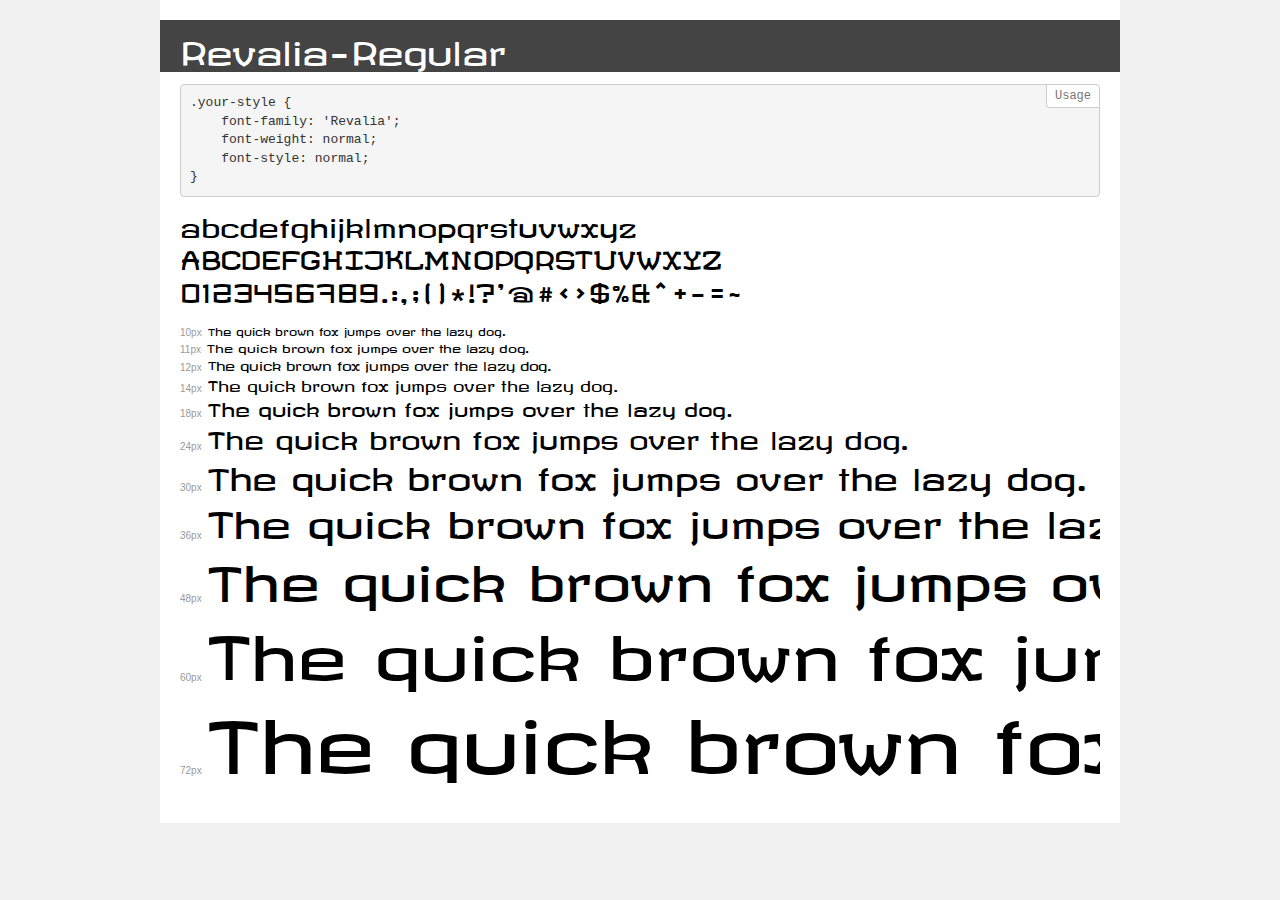
<file: font/Revalia/demo.html>
<!DOCTYPE html>
<html>
<head>
    <meta charset="utf-8">
    <meta http-equiv="X-UA-Compatible" content="IE=edge">
    <meta name="viewport" content="width=device-width, initial-scale=1">
    <meta name="robots" content="noindex, noarchive">
    <meta name="format-detection" content="telephone=no">
    <title>Transfonter demo</title>
    <link href="stylesheet.css" rel="stylesheet">
    <style>
        /*
        http://meyerweb.com/eric/tools/css/reset/
        v2.0 | 20110126
        License: none (public domain)
        */
        html, body, div, span, applet, object, iframe,
        h1, h2, h3, h4, h5, h6, p, blockquote, pre,
        a, abbr, acronym, address, big, cite, code,
        del, dfn, em, img, ins, kbd, q, s, samp,
        small, strike, strong, sub, sup, tt, var,
        b, u, i, center,
        dl, dt, dd, ol, ul, li,
        fieldset, form, label, legend,
        table, caption, tbody, tfoot, thead, tr, th, td,
        article, aside, canvas, details, embed,
        figure, figcaption, footer, header, hgroup,
        menu, nav, output, ruby, section, summary,
        time, mark, audio, video {
            margin: 0;
            padding: 0;
            border: 0;
            font-size: 100%;
            font: inherit;
            vertical-align: baseline;
        }
        /* HTML5 display-role reset for older browsers */
        article, aside, details, figcaption, figure,
        footer, header, hgroup, menu, nav, section {
            display: block;
        }
        body {
            line-height: 1;
        }
        ol, ul {
            list-style: none;
        }
        blockquote, q {
            quotes: none;
        }
        blockquote:before, blockquote:after,
        q:before, q:after {
            content: '';
            content: none;
        }
        table {
            border-collapse: collapse;
            border-spacing: 0;
        }
        /* common styles */
        body {
            background: #f1f1f1;
            color: #000;
        }
        .page {
            background: #fff;
            width: 920px;
            margin: 0 auto;
            padding: 20px 20px 0 20px;
            overflow: hidden;
        }
        .font-container {
            overflow-x: auto;
            overflow-y: hidden;
            margin-bottom: 40px;
            line-height: 1.3;
            white-space: nowrap;
            padding-bottom: 5px;
        }
        h1 {
            position: relative;
            background: #444;
            font-size: 32px;
            color: #fff;
            padding: 10px 20px;
            margin: 0 -20px 12px -20px;
        }
        .letters {
            font-size: 25px;
            margin-bottom: 20px;
        }
        .s10:before {
            content: '10px';
        }
        .s11:before {
            content: '11px';
        }
        .s12:before {
            content: '12px';
        }
        .s14:before {
            content: '14px';
        }
        .s18:before {
            content: '18px';
        }
        .s24:before {
            content: '24px';
        }
        .s30:before {
            content: '30px';
        }
        .s36:before {
            content: '36px';
        }
        .s48:before {
            content: '48px';
        }
        .s60:before {
            content: '60px';
        }
        .s72:before {
            content: '72px';
        }
        .s10:before, .s11:before, .s12:before, .s14:before,
        .s18:before, .s24:before, .s30:before, .s36:before,
        .s48:before, .s60:before, .s72:before {
            font-family: Arial, sans-serif;
            font-size: 10px;
            font-weight: normal;
            font-style: normal;
            color: #999;
            padding-right: 6px;
        }
        pre {
            display: block;
            position: relative;
            padding: 9px;
            margin: 0 0 10px;
            font-family: Monaco, Menlo, Consolas, "Courier New", monospace !important;
            font-size: 13px;
            line-height: 1.428571429;
            color: #333;
            font-weight: normal !important;
            font-style: normal !important;
            background-color: #f5f5f5;
            border: 1px solid #ccc;
            overflow-x: auto;
            border-radius: 4px;
        }
        pre:after {
            display: block;
            position: absolute;
            right: 0;
            top: 0;
            content: 'Usage';
            line-height: 1;
            padding: 5px 8px;
            font-size: 12px;
            color: #767676;
            background-color: #fff;
            border: 1px solid #ccc;
            border-right: none;
            border-top: none;
            border-radius: 0 4px 0 4px;
            z-index: 10;
        }
        /* responsive */
        @media (max-width: 959px) {
            .page {
                width: auto;
                margin: 0;
            }
        }
    </style>
</head>
<body>
<div class="page">
    <div class="demo" style="font-family: 'Revalia'; font-weight: normal; font-style: normal;">
        <h1>Revalia-Regular</h1>
        <pre>.your-style {
    font-family: 'Revalia';
    font-weight: normal;
    font-style: normal;
}</pre>
        <div class="font-container">
            <p class="letters">
                abcdefghijklmnopqrstuvwxyz<br>
ABCDEFGHIJKLMNOPQRSTUVWXYZ<br>
                0123456789.:,;()*!?'@#<>$%&^+-=~
            </p>
            <p class="s10" style="font-size: 10px;">The quick brown fox jumps over the lazy dog.</p>
            <p class="s11" style="font-size: 11px;">The quick brown fox jumps over the lazy dog.</p>
            <p class="s12" style="font-size: 12px;">The quick brown fox jumps over the lazy dog.</p>
            <p class="s14" style="font-size: 14px;">The quick brown fox jumps over the lazy dog.</p>
            <p class="s18" style="font-size: 18px;">The quick brown fox jumps over the lazy dog.</p>
            <p class="s24" style="font-size: 24px;">The quick brown fox jumps over the lazy dog.</p>
            <p class="s30" style="font-size: 30px;">The quick brown fox jumps over the lazy dog.</p>
            <p class="s36" style="font-size: 36px;">The quick brown fox jumps over the lazy dog.</p>
            <p class="s48" style="font-size: 48px;">The quick brown fox jumps over the lazy dog.</p>
            <p class="s60" style="font-size: 60px;">The quick brown fox jumps over the lazy dog.</p>
            <p class="s72" style="font-size: 72px;">The quick brown fox jumps over the lazy dog.</p>
        </div>
    </div>
</div>
</body>
</html>
</file>
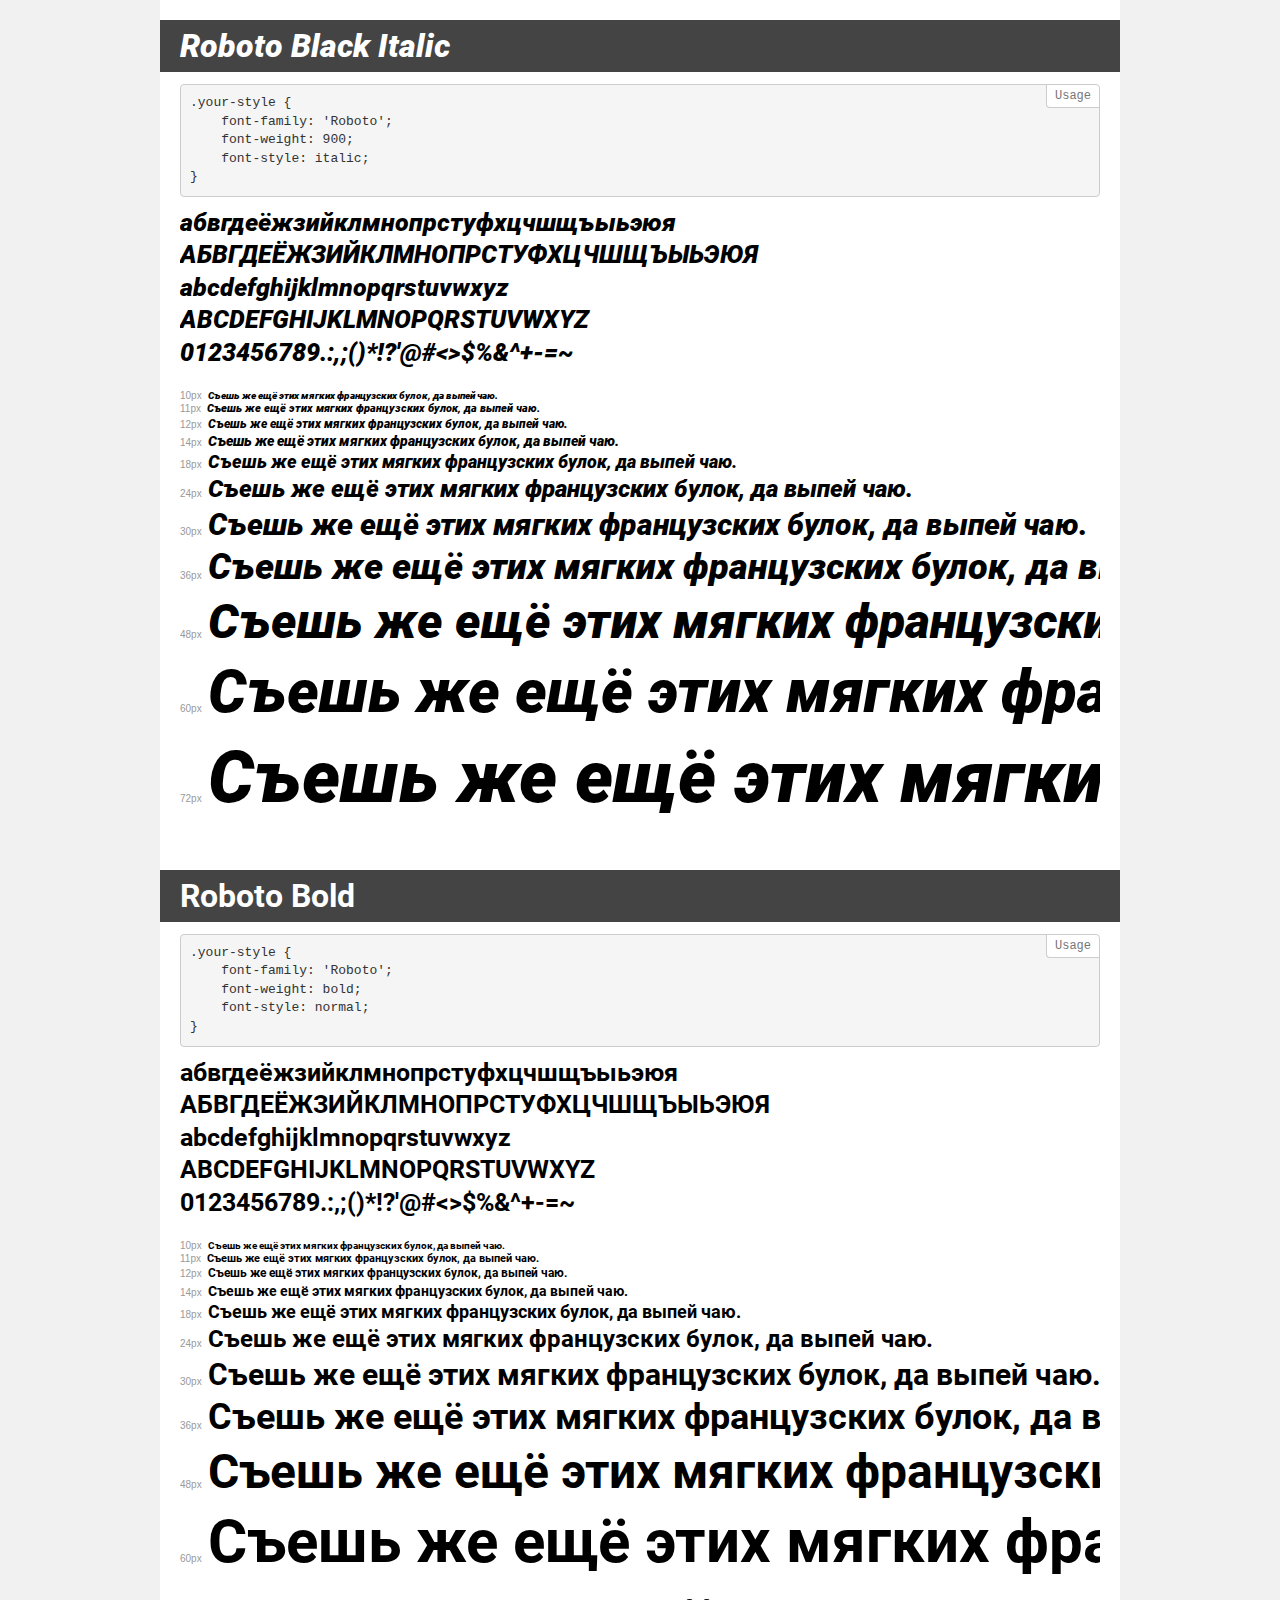
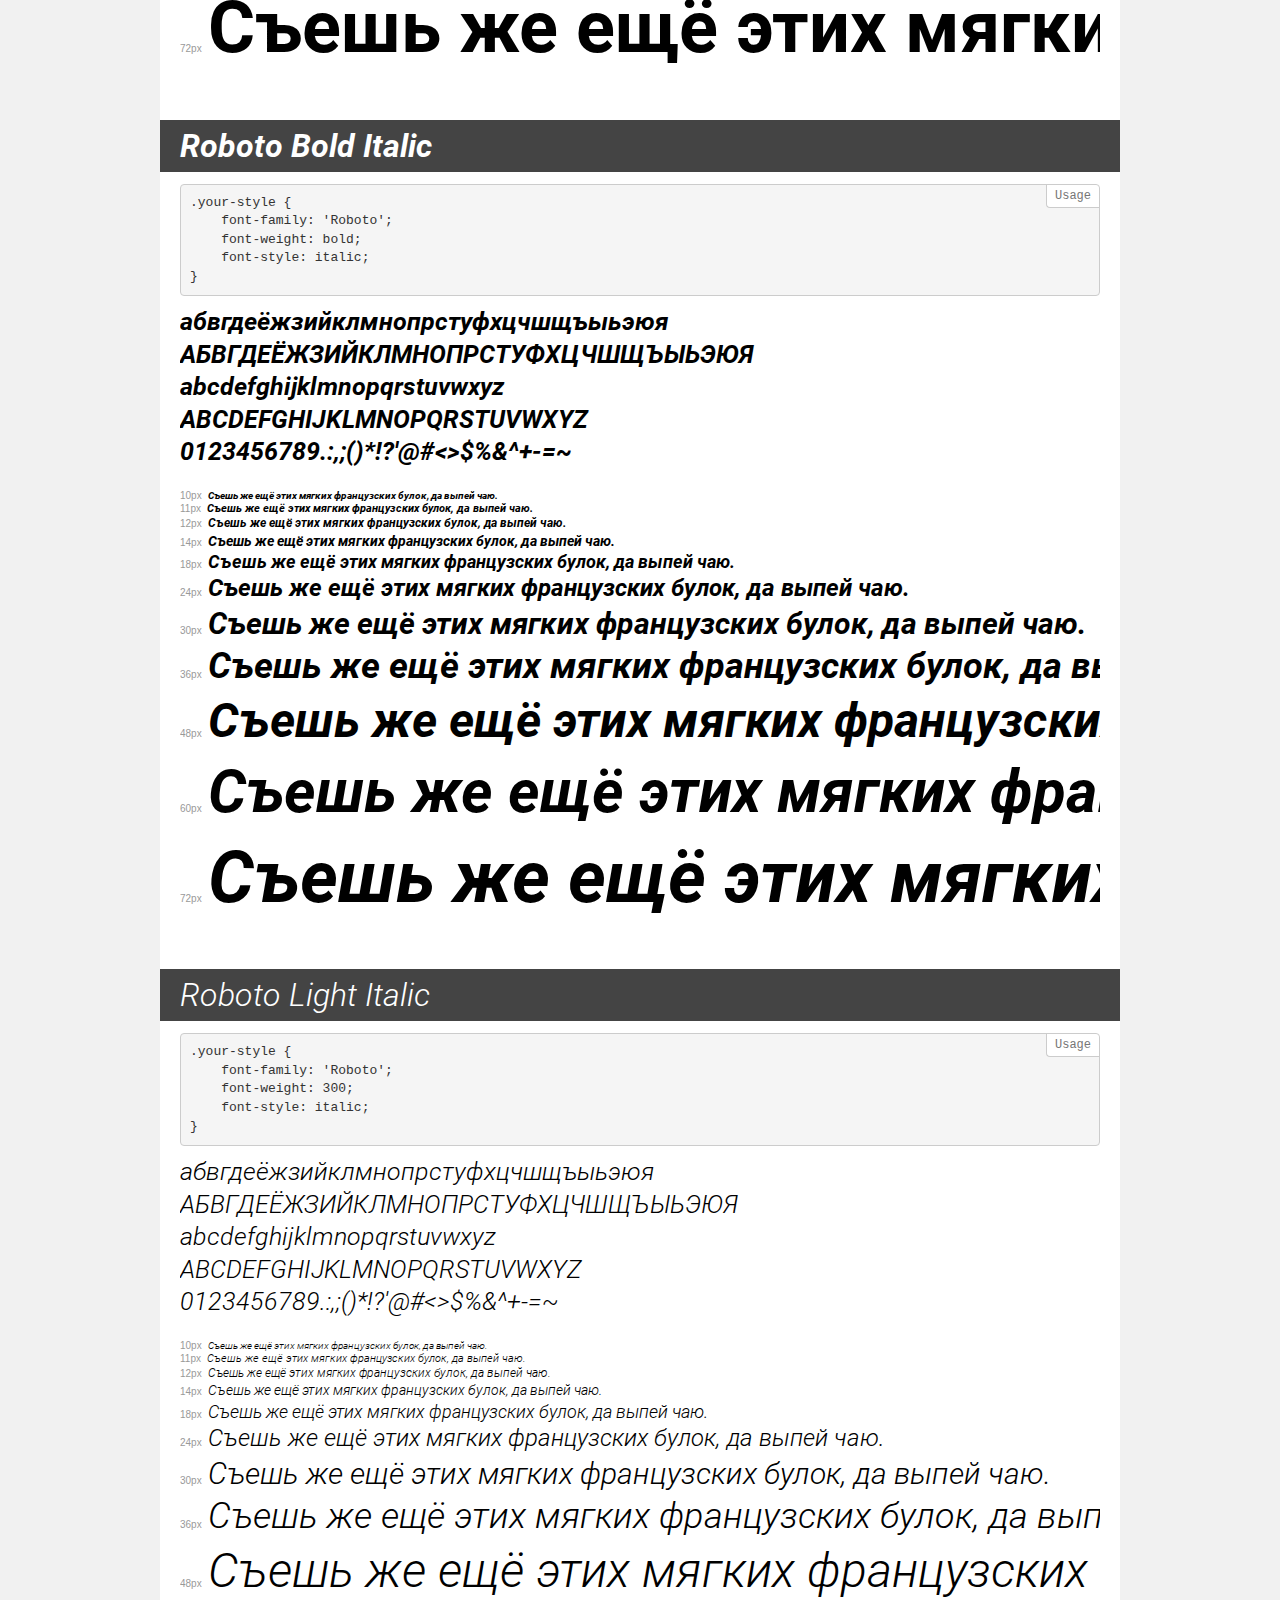
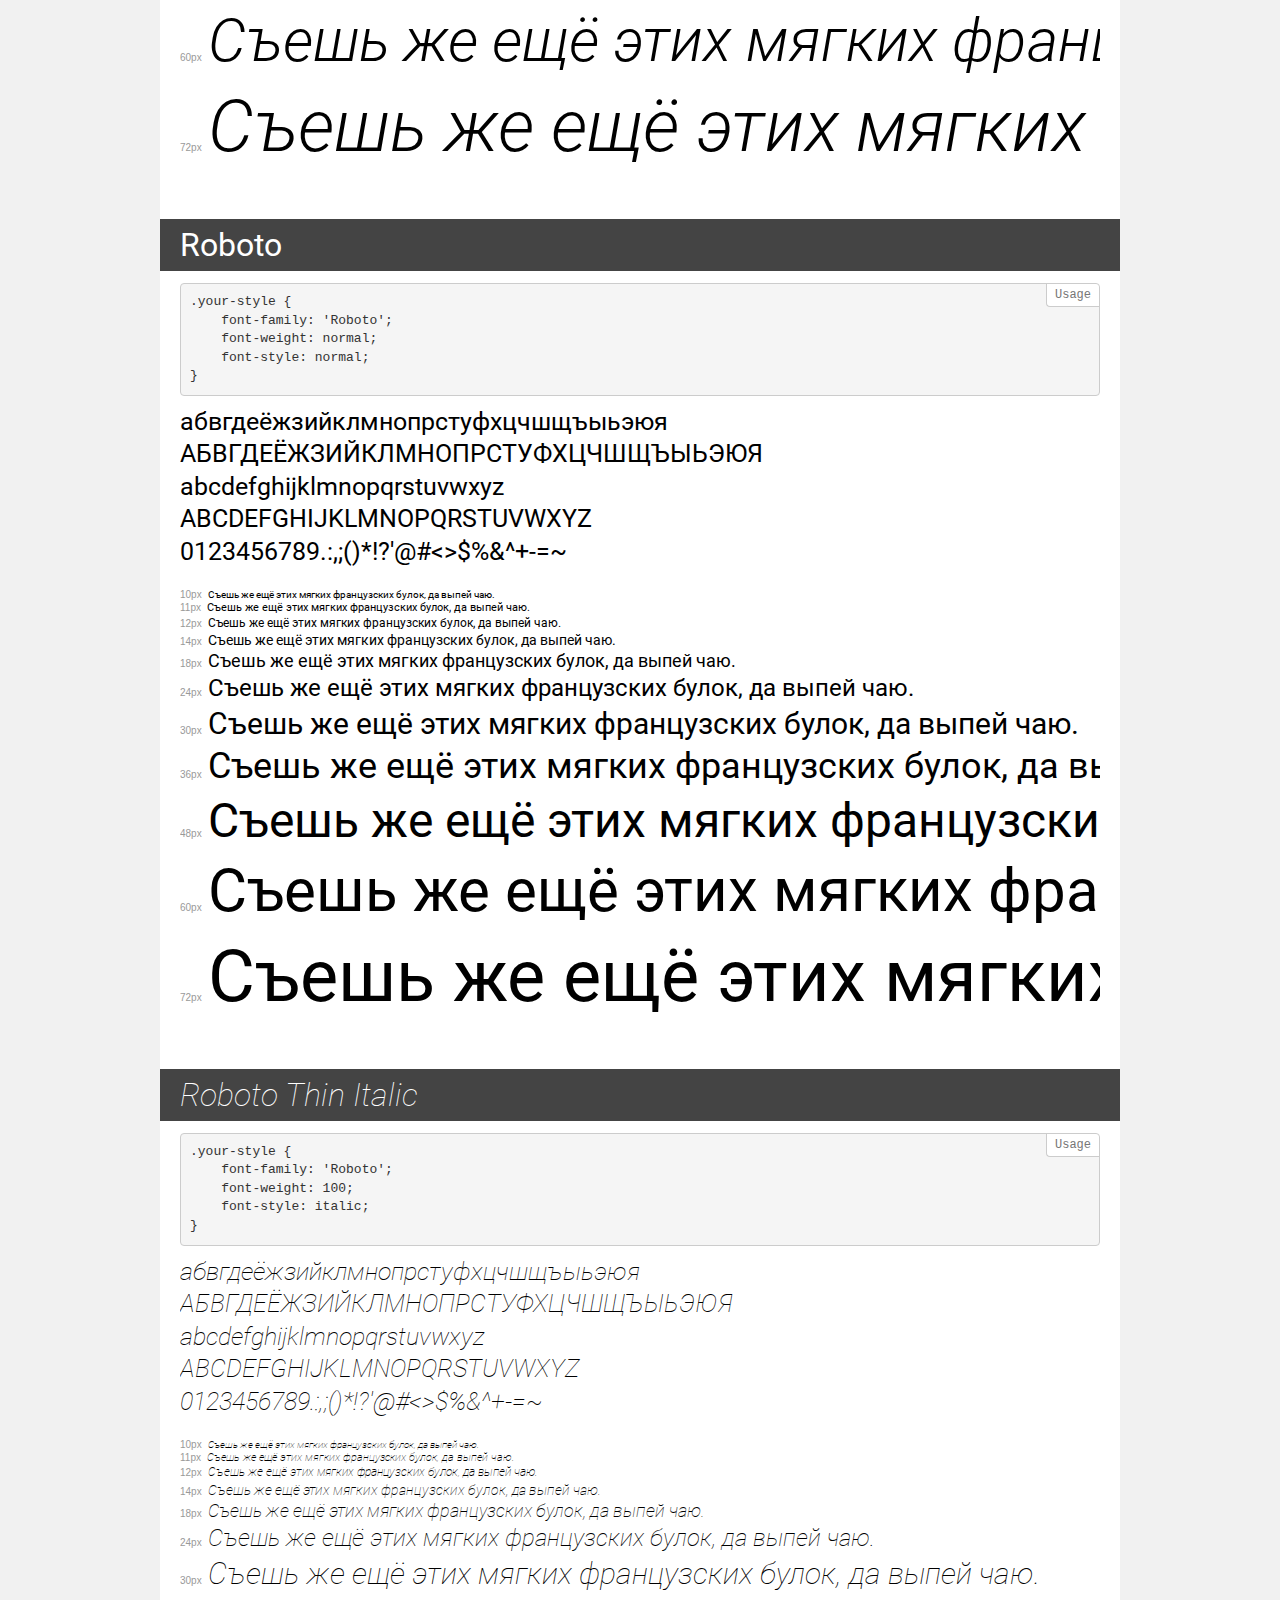
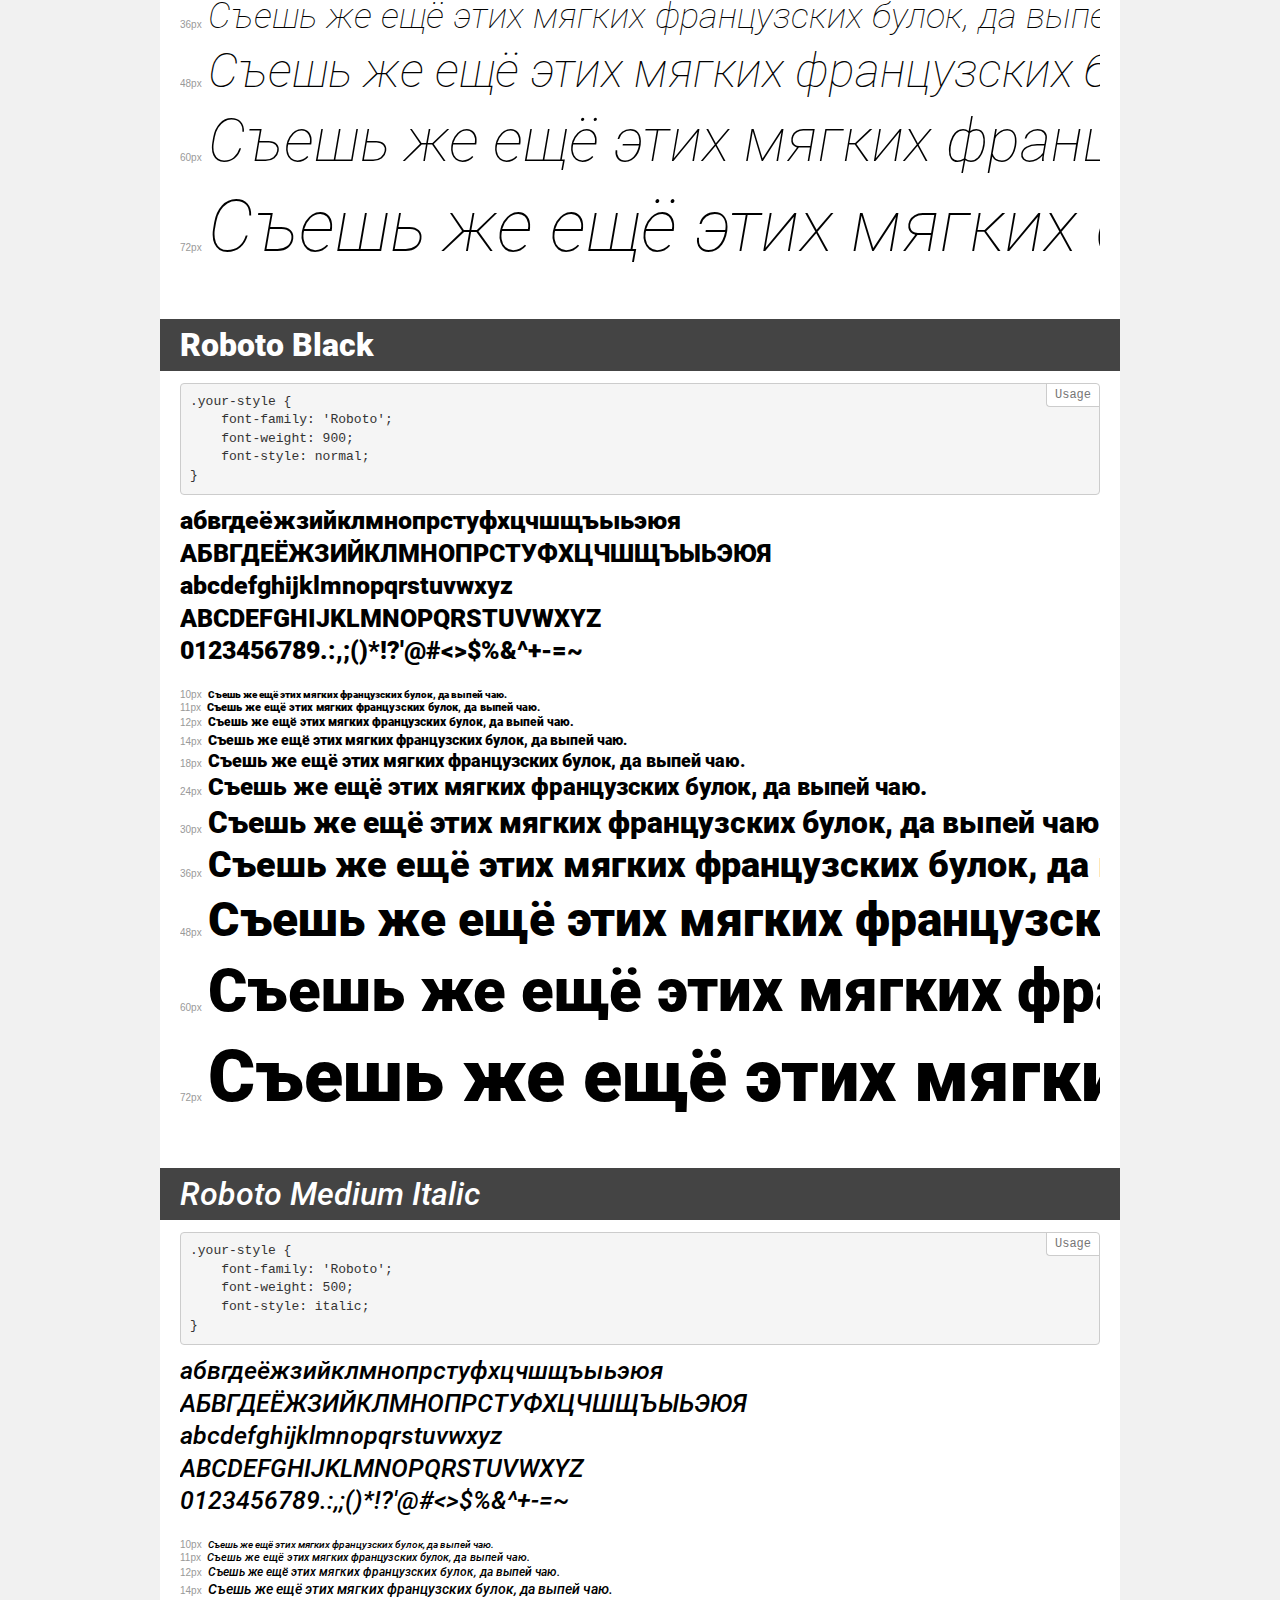
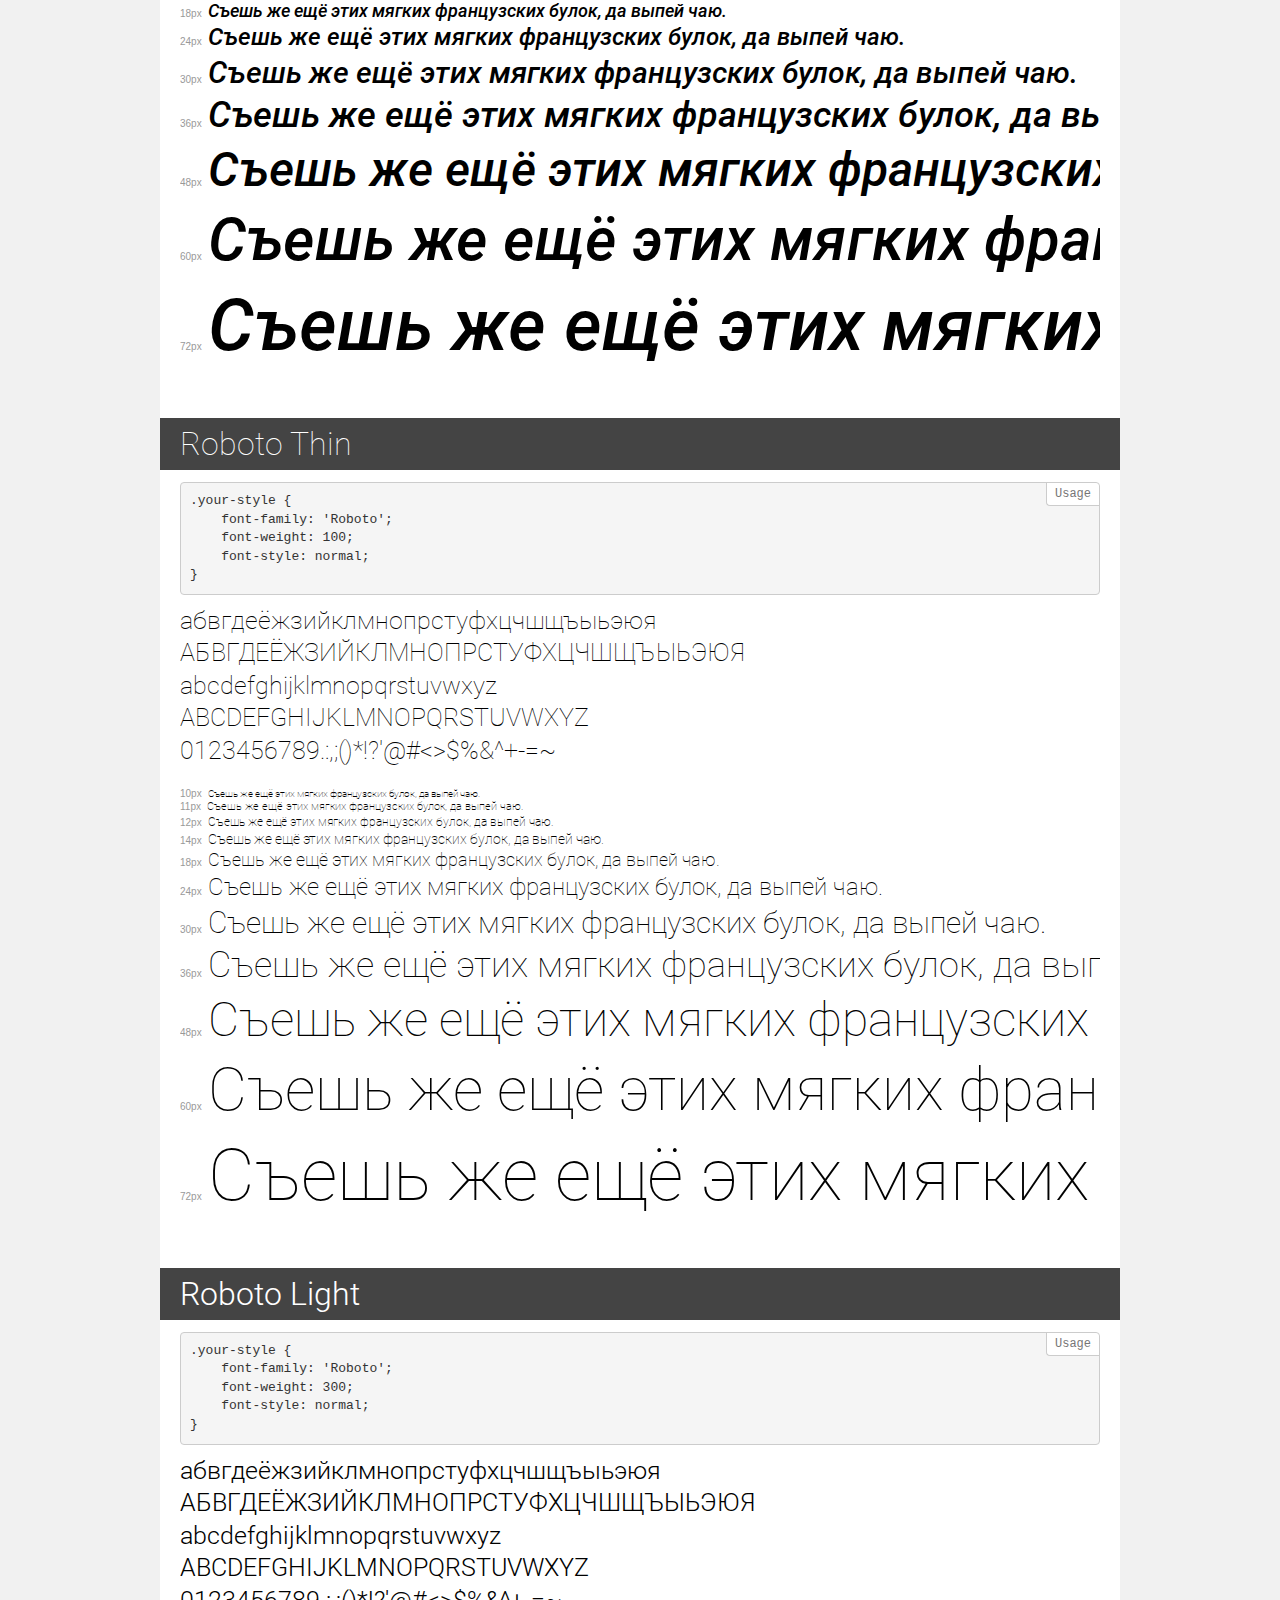
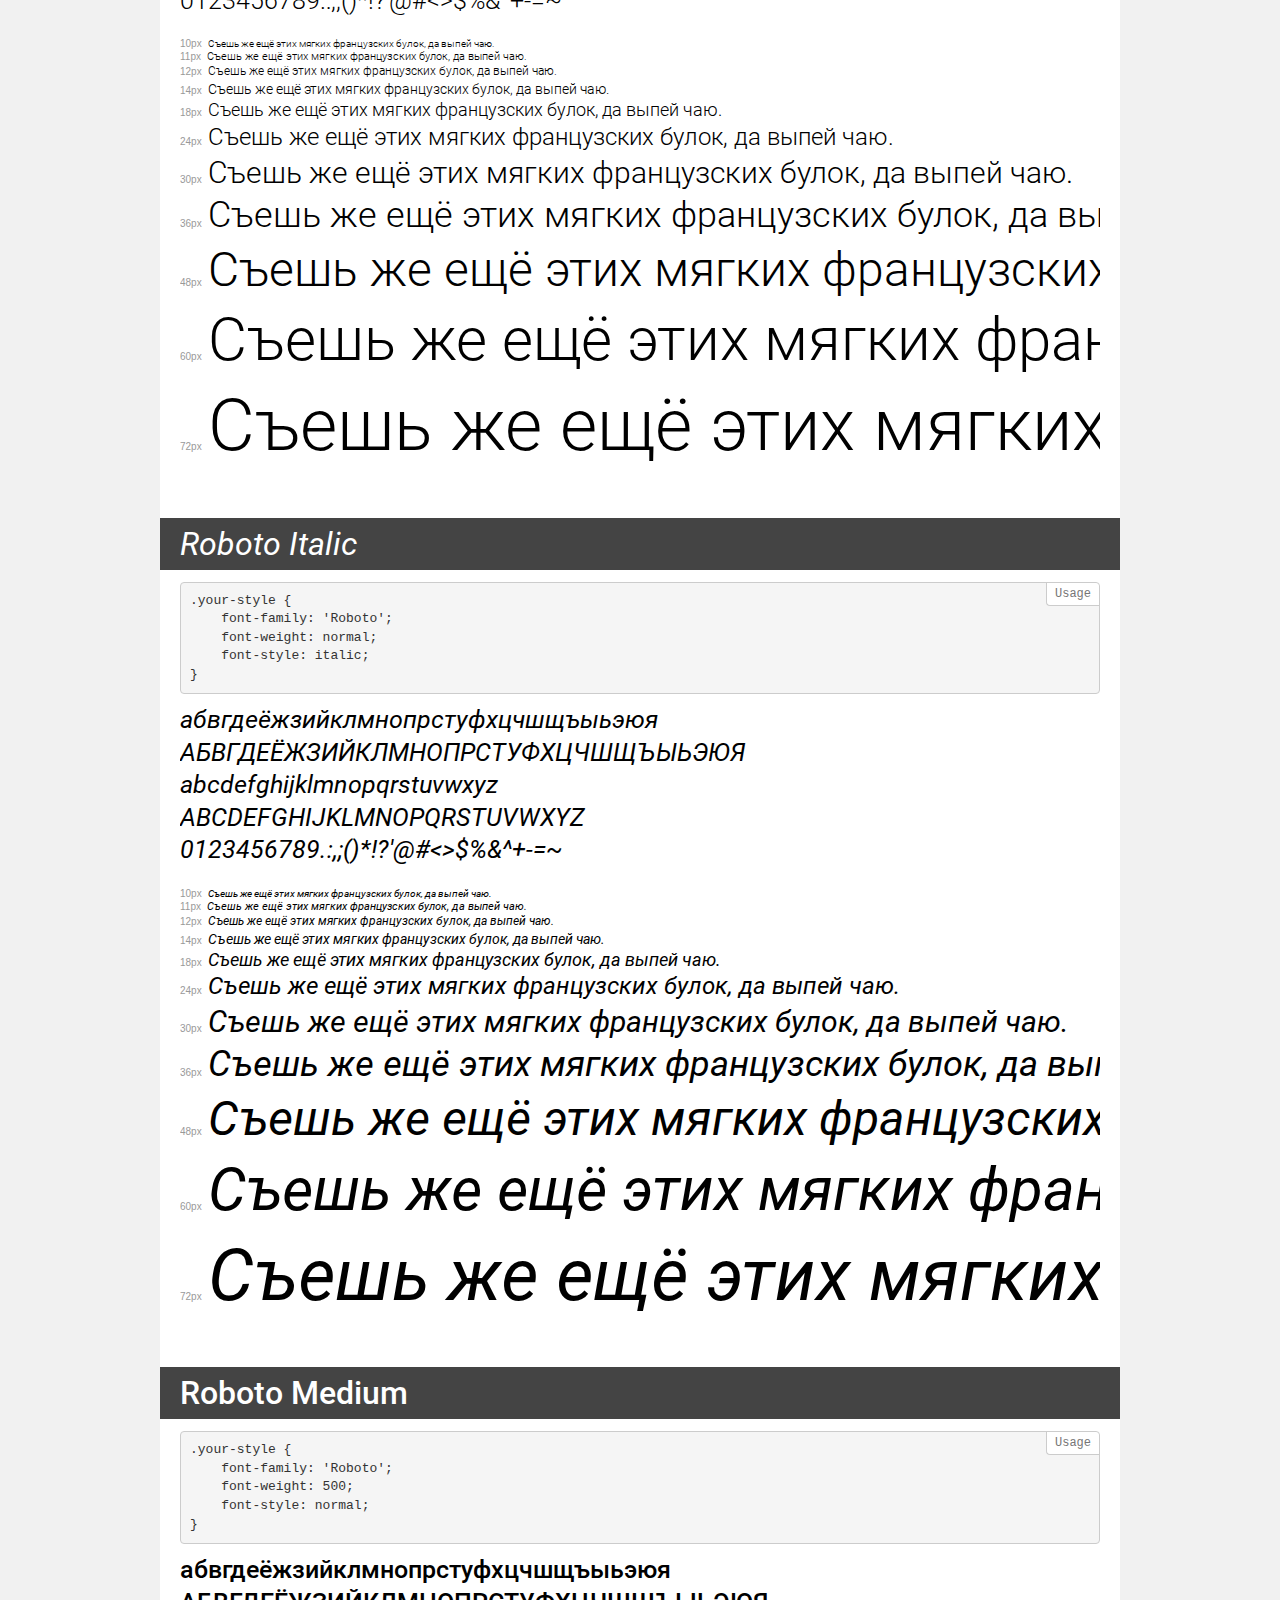
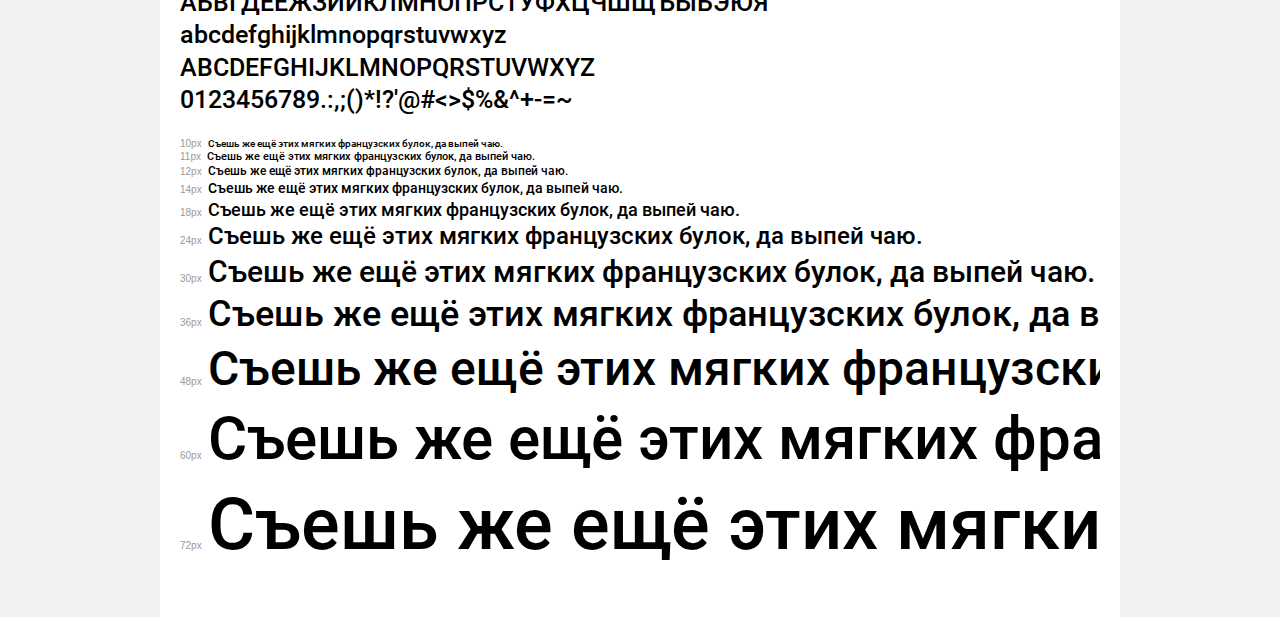
<file: font/ROBOTO/demo.html>
<!DOCTYPE html>
<html>
<head>
    <meta charset="utf-8">
    <meta http-equiv="X-UA-Compatible" content="IE=edge">
    <meta name="viewport" content="width=device-width, initial-scale=1">
    <meta name="robots" content="noindex, noarchive">
    <meta name="format-detection" content="telephone=no">
    <title>Transfonter demo</title>
    <link href="stylesheet.css" rel="stylesheet">
    <style>
        /*
        http://meyerweb.com/eric/tools/css/reset/
        v2.0 | 20110126
        License: none (public domain)
        */
        html, body, div, span, applet, object, iframe,
        h1, h2, h3, h4, h5, h6, p, blockquote, pre,
        a, abbr, acronym, address, big, cite, code,
        del, dfn, em, img, ins, kbd, q, s, samp,
        small, strike, strong, sub, sup, tt, var,
        b, u, i, center,
        dl, dt, dd, ol, ul, li,
        fieldset, form, label, legend,
        table, caption, tbody, tfoot, thead, tr, th, td,
        article, aside, canvas, details, embed,
        figure, figcaption, footer, header, hgroup,
        menu, nav, output, ruby, section, summary,
        time, mark, audio, video {
            margin: 0;
            padding: 0;
            border: 0;
            font-size: 100%;
            font: inherit;
            vertical-align: baseline;
        }
        /* HTML5 display-role reset for older browsers */
        article, aside, details, figcaption, figure,
        footer, header, hgroup, menu, nav, section {
            display: block;
        }
        body {
            line-height: 1;
        }
        ol, ul {
            list-style: none;
        }
        blockquote, q {
            quotes: none;
        }
        blockquote:before, blockquote:after,
        q:before, q:after {
            content: '';
            content: none;
        }
        table {
            border-collapse: collapse;
            border-spacing: 0;
        }
        /* common styles */
        body {
            background: #f1f1f1;
            color: #000;
        }
        .page {
            background: #fff;
            width: 920px;
            margin: 0 auto;
            padding: 20px 20px 0 20px;
            overflow: hidden;
        }
        .font-container {
            overflow-x: auto;
            overflow-y: hidden;
            margin-bottom: 40px;
            line-height: 1.3;
            white-space: nowrap;
            padding-bottom: 5px;
        }
        h1 {
            position: relative;
            background: #444;
            font-size: 32px;
            color: #fff;
            padding: 10px 20px;
            margin: 0 -20px 12px -20px;
        }
        .letters {
            font-size: 25px;
            margin-bottom: 20px;
        }
        .s10:before {
            content: '10px';
        }
        .s11:before {
            content: '11px';
        }
        .s12:before {
            content: '12px';
        }
        .s14:before {
            content: '14px';
        }
        .s18:before {
            content: '18px';
        }
        .s24:before {
            content: '24px';
        }
        .s30:before {
            content: '30px';
        }
        .s36:before {
            content: '36px';
        }
        .s48:before {
            content: '48px';
        }
        .s60:before {
            content: '60px';
        }
        .s72:before {
            content: '72px';
        }
        .s10:before, .s11:before, .s12:before, .s14:before,
        .s18:before, .s24:before, .s30:before, .s36:before,
        .s48:before, .s60:before, .s72:before {
            font-family: Arial, sans-serif;
            font-size: 10px;
            font-weight: normal;
            font-style: normal;
            color: #999;
            padding-right: 6px;
        }
        pre {
            display: block;
            position: relative;
            padding: 9px;
            margin: 0 0 10px;
            font-family: Monaco, Menlo, Consolas, "Courier New", monospace !important;
            font-size: 13px;
            line-height: 1.428571429;
            color: #333;
            font-weight: normal !important;
            font-style: normal !important;
            background-color: #f5f5f5;
            border: 1px solid #ccc;
            overflow-x: auto;
            border-radius: 4px;
        }
        pre:after {
            display: block;
            position: absolute;
            right: 0;
            top: 0;
            content: 'Usage';
            line-height: 1;
            padding: 5px 8px;
            font-size: 12px;
            color: #767676;
            background-color: #fff;
            border: 1px solid #ccc;
            border-right: none;
            border-top: none;
            border-radius: 0 4px 0 4px;
            z-index: 10;
        }
        /* responsive */
        @media (max-width: 959px) {
            .page {
                width: auto;
                margin: 0;
            }
        }
    </style>
</head>
<body>
<div class="page">
    <div class="demo" style="font-family: 'Roboto'; font-weight: 900; font-style: italic;">
        <h1>Roboto Black Italic</h1>
        <pre>.your-style {
    font-family: 'Roboto';
    font-weight: 900;
    font-style: italic;
}</pre>
        <div class="font-container">
            <p class="letters">
                абвгдеёжзийклмнопрстуфхцчшщъыьэюя<br>
АБВГДЕЁЖЗИЙКЛМНОПРСТУФХЦЧШЩЪЫЬЭЮЯ<br>
abcdefghijklmnopqrstuvwxyz<br>
ABCDEFGHIJKLMNOPQRSTUVWXYZ<br>
                0123456789.:,;()*!?'@#<>$%&^+-=~
            </p>
            <p class="s10" style="font-size: 10px;">Съешь же ещё этих мягких французских булок, да выпей чаю.</p>
            <p class="s11" style="font-size: 11px;">Съешь же ещё этих мягких французских булок, да выпей чаю.</p>
            <p class="s12" style="font-size: 12px;">Съешь же ещё этих мягких французских булок, да выпей чаю.</p>
            <p class="s14" style="font-size: 14px;">Съешь же ещё этих мягких французских булок, да выпей чаю.</p>
            <p class="s18" style="font-size: 18px;">Съешь же ещё этих мягких французских булок, да выпей чаю.</p>
            <p class="s24" style="font-size: 24px;">Съешь же ещё этих мягких французских булок, да выпей чаю.</p>
            <p class="s30" style="font-size: 30px;">Съешь же ещё этих мягких французских булок, да выпей чаю.</p>
            <p class="s36" style="font-size: 36px;">Съешь же ещё этих мягких французских булок, да выпей чаю.</p>
            <p class="s48" style="font-size: 48px;">Съешь же ещё этих мягких французских булок, да выпей чаю.</p>
            <p class="s60" style="font-size: 60px;">Съешь же ещё этих мягких французских булок, да выпей чаю.</p>
            <p class="s72" style="font-size: 72px;">Съешь же ещё этих мягких французских булок, да выпей чаю.</p>
        </div>
    </div>
    <div class="demo" style="font-family: 'Roboto'; font-weight: bold; font-style: normal;">
        <h1>Roboto Bold</h1>
        <pre>.your-style {
    font-family: 'Roboto';
    font-weight: bold;
    font-style: normal;
}</pre>
        <div class="font-container">
            <p class="letters">
                абвгдеёжзийклмнопрстуфхцчшщъыьэюя<br>
АБВГДЕЁЖЗИЙКЛМНОПРСТУФХЦЧШЩЪЫЬЭЮЯ<br>
abcdefghijklmnopqrstuvwxyz<br>
ABCDEFGHIJKLMNOPQRSTUVWXYZ<br>
                0123456789.:,;()*!?'@#<>$%&^+-=~
            </p>
            <p class="s10" style="font-size: 10px;">Съешь же ещё этих мягких французских булок, да выпей чаю.</p>
            <p class="s11" style="font-size: 11px;">Съешь же ещё этих мягких французских булок, да выпей чаю.</p>
            <p class="s12" style="font-size: 12px;">Съешь же ещё этих мягких французских булок, да выпей чаю.</p>
            <p class="s14" style="font-size: 14px;">Съешь же ещё этих мягких французских булок, да выпей чаю.</p>
            <p class="s18" style="font-size: 18px;">Съешь же ещё этих мягких французских булок, да выпей чаю.</p>
            <p class="s24" style="font-size: 24px;">Съешь же ещё этих мягких французских булок, да выпей чаю.</p>
            <p class="s30" style="font-size: 30px;">Съешь же ещё этих мягких французских булок, да выпей чаю.</p>
            <p class="s36" style="font-size: 36px;">Съешь же ещё этих мягких французских булок, да выпей чаю.</p>
            <p class="s48" style="font-size: 48px;">Съешь же ещё этих мягких французских булок, да выпей чаю.</p>
            <p class="s60" style="font-size: 60px;">Съешь же ещё этих мягких французских булок, да выпей чаю.</p>
            <p class="s72" style="font-size: 72px;">Съешь же ещё этих мягких французских булок, да выпей чаю.</p>
        </div>
    </div>
    <div class="demo" style="font-family: 'Roboto'; font-weight: bold; font-style: italic;">
        <h1>Roboto Bold Italic</h1>
        <pre>.your-style {
    font-family: 'Roboto';
    font-weight: bold;
    font-style: italic;
}</pre>
        <div class="font-container">
            <p class="letters">
                абвгдеёжзийклмнопрстуфхцчшщъыьэюя<br>
АБВГДЕЁЖЗИЙКЛМНОПРСТУФХЦЧШЩЪЫЬЭЮЯ<br>
abcdefghijklmnopqrstuvwxyz<br>
ABCDEFGHIJKLMNOPQRSTUVWXYZ<br>
                0123456789.:,;()*!?'@#<>$%&^+-=~
            </p>
            <p class="s10" style="font-size: 10px;">Съешь же ещё этих мягких французских булок, да выпей чаю.</p>
            <p class="s11" style="font-size: 11px;">Съешь же ещё этих мягких французских булок, да выпей чаю.</p>
            <p class="s12" style="font-size: 12px;">Съешь же ещё этих мягких французских булок, да выпей чаю.</p>
            <p class="s14" style="font-size: 14px;">Съешь же ещё этих мягких французских булок, да выпей чаю.</p>
            <p class="s18" style="font-size: 18px;">Съешь же ещё этих мягких французских булок, да выпей чаю.</p>
            <p class="s24" style="font-size: 24px;">Съешь же ещё этих мягких французских булок, да выпей чаю.</p>
            <p class="s30" style="font-size: 30px;">Съешь же ещё этих мягких французских булок, да выпей чаю.</p>
            <p class="s36" style="font-size: 36px;">Съешь же ещё этих мягких французских булок, да выпей чаю.</p>
            <p class="s48" style="font-size: 48px;">Съешь же ещё этих мягких французских булок, да выпей чаю.</p>
            <p class="s60" style="font-size: 60px;">Съешь же ещё этих мягких французских булок, да выпей чаю.</p>
            <p class="s72" style="font-size: 72px;">Съешь же ещё этих мягких французских булок, да выпей чаю.</p>
        </div>
    </div>
    <div class="demo" style="font-family: 'Roboto'; font-weight: 300; font-style: italic;">
        <h1>Roboto Light Italic</h1>
        <pre>.your-style {
    font-family: 'Roboto';
    font-weight: 300;
    font-style: italic;
}</pre>
        <div class="font-container">
            <p class="letters">
                абвгдеёжзийклмнопрстуфхцчшщъыьэюя<br>
АБВГДЕЁЖЗИЙКЛМНОПРСТУФХЦЧШЩЪЫЬЭЮЯ<br>
abcdefghijklmnopqrstuvwxyz<br>
ABCDEFGHIJKLMNOPQRSTUVWXYZ<br>
                0123456789.:,;()*!?'@#<>$%&^+-=~
            </p>
            <p class="s10" style="font-size: 10px;">Съешь же ещё этих мягких французских булок, да выпей чаю.</p>
            <p class="s11" style="font-size: 11px;">Съешь же ещё этих мягких французских булок, да выпей чаю.</p>
            <p class="s12" style="font-size: 12px;">Съешь же ещё этих мягких французских булок, да выпей чаю.</p>
            <p class="s14" style="font-size: 14px;">Съешь же ещё этих мягких французских булок, да выпей чаю.</p>
            <p class="s18" style="font-size: 18px;">Съешь же ещё этих мягких французских булок, да выпей чаю.</p>
            <p class="s24" style="font-size: 24px;">Съешь же ещё этих мягких французских булок, да выпей чаю.</p>
            <p class="s30" style="font-size: 30px;">Съешь же ещё этих мягких французских булок, да выпей чаю.</p>
            <p class="s36" style="font-size: 36px;">Съешь же ещё этих мягких французских булок, да выпей чаю.</p>
            <p class="s48" style="font-size: 48px;">Съешь же ещё этих мягких французских булок, да выпей чаю.</p>
            <p class="s60" style="font-size: 60px;">Съешь же ещё этих мягких французских булок, да выпей чаю.</p>
            <p class="s72" style="font-size: 72px;">Съешь же ещё этих мягких французских булок, да выпей чаю.</p>
        </div>
    </div>
    <div class="demo" style="font-family: 'Roboto'; font-weight: normal; font-style: normal;">
        <h1>Roboto</h1>
        <pre>.your-style {
    font-family: 'Roboto';
    font-weight: normal;
    font-style: normal;
}</pre>
        <div class="font-container">
            <p class="letters">
                абвгдеёжзийклмнопрстуфхцчшщъыьэюя<br>
АБВГДЕЁЖЗИЙКЛМНОПРСТУФХЦЧШЩЪЫЬЭЮЯ<br>
abcdefghijklmnopqrstuvwxyz<br>
ABCDEFGHIJKLMNOPQRSTUVWXYZ<br>
                0123456789.:,;()*!?'@#<>$%&^+-=~
            </p>
            <p class="s10" style="font-size: 10px;">Съешь же ещё этих мягких французских булок, да выпей чаю.</p>
            <p class="s11" style="font-size: 11px;">Съешь же ещё этих мягких французских булок, да выпей чаю.</p>
            <p class="s12" style="font-size: 12px;">Съешь же ещё этих мягких французских булок, да выпей чаю.</p>
            <p class="s14" style="font-size: 14px;">Съешь же ещё этих мягких французских булок, да выпей чаю.</p>
            <p class="s18" style="font-size: 18px;">Съешь же ещё этих мягких французских булок, да выпей чаю.</p>
            <p class="s24" style="font-size: 24px;">Съешь же ещё этих мягких французских булок, да выпей чаю.</p>
            <p class="s30" style="font-size: 30px;">Съешь же ещё этих мягких французских булок, да выпей чаю.</p>
            <p class="s36" style="font-size: 36px;">Съешь же ещё этих мягких французских булок, да выпей чаю.</p>
            <p class="s48" style="font-size: 48px;">Съешь же ещё этих мягких французских булок, да выпей чаю.</p>
            <p class="s60" style="font-size: 60px;">Съешь же ещё этих мягких французских булок, да выпей чаю.</p>
            <p class="s72" style="font-size: 72px;">Съешь же ещё этих мягких французских булок, да выпей чаю.</p>
        </div>
    </div>
    <div class="demo" style="font-family: 'Roboto'; font-weight: 100; font-style: italic;">
        <h1>Roboto Thin Italic</h1>
        <pre>.your-style {
    font-family: 'Roboto';
    font-weight: 100;
    font-style: italic;
}</pre>
        <div class="font-container">
            <p class="letters">
                абвгдеёжзийклмнопрстуфхцчшщъыьэюя<br>
АБВГДЕЁЖЗИЙКЛМНОПРСТУФХЦЧШЩЪЫЬЭЮЯ<br>
abcdefghijklmnopqrstuvwxyz<br>
ABCDEFGHIJKLMNOPQRSTUVWXYZ<br>
                0123456789.:,;()*!?'@#<>$%&^+-=~
            </p>
            <p class="s10" style="font-size: 10px;">Съешь же ещё этих мягких французских булок, да выпей чаю.</p>
            <p class="s11" style="font-size: 11px;">Съешь же ещё этих мягких французских булок, да выпей чаю.</p>
            <p class="s12" style="font-size: 12px;">Съешь же ещё этих мягких французских булок, да выпей чаю.</p>
            <p class="s14" style="font-size: 14px;">Съешь же ещё этих мягких французских булок, да выпей чаю.</p>
            <p class="s18" style="font-size: 18px;">Съешь же ещё этих мягких французских булок, да выпей чаю.</p>
            <p class="s24" style="font-size: 24px;">Съешь же ещё этих мягких французских булок, да выпей чаю.</p>
            <p class="s30" style="font-size: 30px;">Съешь же ещё этих мягких французских булок, да выпей чаю.</p>
            <p class="s36" style="font-size: 36px;">Съешь же ещё этих мягких французских булок, да выпей чаю.</p>
            <p class="s48" style="font-size: 48px;">Съешь же ещё этих мягких французских булок, да выпей чаю.</p>
            <p class="s60" style="font-size: 60px;">Съешь же ещё этих мягких французских булок, да выпей чаю.</p>
            <p class="s72" style="font-size: 72px;">Съешь же ещё этих мягких французских булок, да выпей чаю.</p>
        </div>
    </div>
    <div class="demo" style="font-family: 'Roboto'; font-weight: 900; font-style: normal;">
        <h1>Roboto Black</h1>
        <pre>.your-style {
    font-family: 'Roboto';
    font-weight: 900;
    font-style: normal;
}</pre>
        <div class="font-container">
            <p class="letters">
                абвгдеёжзийклмнопрстуфхцчшщъыьэюя<br>
АБВГДЕЁЖЗИЙКЛМНОПРСТУФХЦЧШЩЪЫЬЭЮЯ<br>
abcdefghijklmnopqrstuvwxyz<br>
ABCDEFGHIJKLMNOPQRSTUVWXYZ<br>
                0123456789.:,;()*!?'@#<>$%&^+-=~
            </p>
            <p class="s10" style="font-size: 10px;">Съешь же ещё этих мягких французских булок, да выпей чаю.</p>
            <p class="s11" style="font-size: 11px;">Съешь же ещё этих мягких французских булок, да выпей чаю.</p>
            <p class="s12" style="font-size: 12px;">Съешь же ещё этих мягких французских булок, да выпей чаю.</p>
            <p class="s14" style="font-size: 14px;">Съешь же ещё этих мягких французских булок, да выпей чаю.</p>
            <p class="s18" style="font-size: 18px;">Съешь же ещё этих мягких французских булок, да выпей чаю.</p>
            <p class="s24" style="font-size: 24px;">Съешь же ещё этих мягких французских булок, да выпей чаю.</p>
            <p class="s30" style="font-size: 30px;">Съешь же ещё этих мягких французских булок, да выпей чаю.</p>
            <p class="s36" style="font-size: 36px;">Съешь же ещё этих мягких французских булок, да выпей чаю.</p>
            <p class="s48" style="font-size: 48px;">Съешь же ещё этих мягких французских булок, да выпей чаю.</p>
            <p class="s60" style="font-size: 60px;">Съешь же ещё этих мягких французских булок, да выпей чаю.</p>
            <p class="s72" style="font-size: 72px;">Съешь же ещё этих мягких французских булок, да выпей чаю.</p>
        </div>
    </div>
    <div class="demo" style="font-family: 'Roboto'; font-weight: 500; font-style: italic;">
        <h1>Roboto Medium Italic</h1>
        <pre>.your-style {
    font-family: 'Roboto';
    font-weight: 500;
    font-style: italic;
}</pre>
        <div class="font-container">
            <p class="letters">
                абвгдеёжзийклмнопрстуфхцчшщъыьэюя<br>
АБВГДЕЁЖЗИЙКЛМНОПРСТУФХЦЧШЩЪЫЬЭЮЯ<br>
abcdefghijklmnopqrstuvwxyz<br>
ABCDEFGHIJKLMNOPQRSTUVWXYZ<br>
                0123456789.:,;()*!?'@#<>$%&^+-=~
            </p>
            <p class="s10" style="font-size: 10px;">Съешь же ещё этих мягких французских булок, да выпей чаю.</p>
            <p class="s11" style="font-size: 11px;">Съешь же ещё этих мягких французских булок, да выпей чаю.</p>
            <p class="s12" style="font-size: 12px;">Съешь же ещё этих мягких французских булок, да выпей чаю.</p>
            <p class="s14" style="font-size: 14px;">Съешь же ещё этих мягких французских булок, да выпей чаю.</p>
            <p class="s18" style="font-size: 18px;">Съешь же ещё этих мягких французских булок, да выпей чаю.</p>
            <p class="s24" style="font-size: 24px;">Съешь же ещё этих мягких французских булок, да выпей чаю.</p>
            <p class="s30" style="font-size: 30px;">Съешь же ещё этих мягких французских булок, да выпей чаю.</p>
            <p class="s36" style="font-size: 36px;">Съешь же ещё этих мягких французских булок, да выпей чаю.</p>
            <p class="s48" style="font-size: 48px;">Съешь же ещё этих мягких французских булок, да выпей чаю.</p>
            <p class="s60" style="font-size: 60px;">Съешь же ещё этих мягких французских булок, да выпей чаю.</p>
            <p class="s72" style="font-size: 72px;">Съешь же ещё этих мягких французских булок, да выпей чаю.</p>
        </div>
    </div>
    <div class="demo" style="font-family: 'Roboto'; font-weight: 100; font-style: normal;">
        <h1>Roboto Thin</h1>
        <pre>.your-style {
    font-family: 'Roboto';
    font-weight: 100;
    font-style: normal;
}</pre>
        <div class="font-container">
            <p class="letters">
                абвгдеёжзийклмнопрстуфхцчшщъыьэюя<br>
АБВГДЕЁЖЗИЙКЛМНОПРСТУФХЦЧШЩЪЫЬЭЮЯ<br>
abcdefghijklmnopqrstuvwxyz<br>
ABCDEFGHIJKLMNOPQRSTUVWXYZ<br>
                0123456789.:,;()*!?'@#<>$%&^+-=~
            </p>
            <p class="s10" style="font-size: 10px;">Съешь же ещё этих мягких французских булок, да выпей чаю.</p>
            <p class="s11" style="font-size: 11px;">Съешь же ещё этих мягких французских булок, да выпей чаю.</p>
            <p class="s12" style="font-size: 12px;">Съешь же ещё этих мягких французских булок, да выпей чаю.</p>
            <p class="s14" style="font-size: 14px;">Съешь же ещё этих мягких французских булок, да выпей чаю.</p>
            <p class="s18" style="font-size: 18px;">Съешь же ещё этих мягких французских булок, да выпей чаю.</p>
            <p class="s24" style="font-size: 24px;">Съешь же ещё этих мягких французских булок, да выпей чаю.</p>
            <p class="s30" style="font-size: 30px;">Съешь же ещё этих мягких французских булок, да выпей чаю.</p>
            <p class="s36" style="font-size: 36px;">Съешь же ещё этих мягких французских булок, да выпей чаю.</p>
            <p class="s48" style="font-size: 48px;">Съешь же ещё этих мягких французских булок, да выпей чаю.</p>
            <p class="s60" style="font-size: 60px;">Съешь же ещё этих мягких французских булок, да выпей чаю.</p>
            <p class="s72" style="font-size: 72px;">Съешь же ещё этих мягких французских булок, да выпей чаю.</p>
        </div>
    </div>
    <div class="demo" style="font-family: 'Roboto'; font-weight: 300; font-style: normal;">
        <h1>Roboto Light</h1>
        <pre>.your-style {
    font-family: 'Roboto';
    font-weight: 300;
    font-style: normal;
}</pre>
        <div class="font-container">
            <p class="letters">
                абвгдеёжзийклмнопрстуфхцчшщъыьэюя<br>
АБВГДЕЁЖЗИЙКЛМНОПРСТУФХЦЧШЩЪЫЬЭЮЯ<br>
abcdefghijklmnopqrstuvwxyz<br>
ABCDEFGHIJKLMNOPQRSTUVWXYZ<br>
                0123456789.:,;()*!?'@#<>$%&^+-=~
            </p>
            <p class="s10" style="font-size: 10px;">Съешь же ещё этих мягких французских булок, да выпей чаю.</p>
            <p class="s11" style="font-size: 11px;">Съешь же ещё этих мягких французских булок, да выпей чаю.</p>
            <p class="s12" style="font-size: 12px;">Съешь же ещё этих мягких французских булок, да выпей чаю.</p>
            <p class="s14" style="font-size: 14px;">Съешь же ещё этих мягких французских булок, да выпей чаю.</p>
            <p class="s18" style="font-size: 18px;">Съешь же ещё этих мягких французских булок, да выпей чаю.</p>
            <p class="s24" style="font-size: 24px;">Съешь же ещё этих мягких французских булок, да выпей чаю.</p>
            <p class="s30" style="font-size: 30px;">Съешь же ещё этих мягких французских булок, да выпей чаю.</p>
            <p class="s36" style="font-size: 36px;">Съешь же ещё этих мягких французских булок, да выпей чаю.</p>
            <p class="s48" style="font-size: 48px;">Съешь же ещё этих мягких французских булок, да выпей чаю.</p>
            <p class="s60" style="font-size: 60px;">Съешь же ещё этих мягких французских булок, да выпей чаю.</p>
            <p class="s72" style="font-size: 72px;">Съешь же ещё этих мягких французских булок, да выпей чаю.</p>
        </div>
    </div>
    <div class="demo" style="font-family: 'Roboto'; font-weight: normal; font-style: italic;">
        <h1>Roboto Italic</h1>
        <pre>.your-style {
    font-family: 'Roboto';
    font-weight: normal;
    font-style: italic;
}</pre>
        <div class="font-container">
            <p class="letters">
                абвгдеёжзийклмнопрстуфхцчшщъыьэюя<br>
АБВГДЕЁЖЗИЙКЛМНОПРСТУФХЦЧШЩЪЫЬЭЮЯ<br>
abcdefghijklmnopqrstuvwxyz<br>
ABCDEFGHIJKLMNOPQRSTUVWXYZ<br>
                0123456789.:,;()*!?'@#<>$%&^+-=~
            </p>
            <p class="s10" style="font-size: 10px;">Съешь же ещё этих мягких французских булок, да выпей чаю.</p>
            <p class="s11" style="font-size: 11px;">Съешь же ещё этих мягких французских булок, да выпей чаю.</p>
            <p class="s12" style="font-size: 12px;">Съешь же ещё этих мягких французских булок, да выпей чаю.</p>
            <p class="s14" style="font-size: 14px;">Съешь же ещё этих мягких французских булок, да выпей чаю.</p>
            <p class="s18" style="font-size: 18px;">Съешь же ещё этих мягких французских булок, да выпей чаю.</p>
            <p class="s24" style="font-size: 24px;">Съешь же ещё этих мягких французских булок, да выпей чаю.</p>
            <p class="s30" style="font-size: 30px;">Съешь же ещё этих мягких французских булок, да выпей чаю.</p>
            <p class="s36" style="font-size: 36px;">Съешь же ещё этих мягких французских булок, да выпей чаю.</p>
            <p class="s48" style="font-size: 48px;">Съешь же ещё этих мягких французских булок, да выпей чаю.</p>
            <p class="s60" style="font-size: 60px;">Съешь же ещё этих мягких французских булок, да выпей чаю.</p>
            <p class="s72" style="font-size: 72px;">Съешь же ещё этих мягких французских булок, да выпей чаю.</p>
        </div>
    </div>
    <div class="demo" style="font-family: 'Roboto'; font-weight: 500; font-style: normal;">
        <h1>Roboto Medium</h1>
        <pre>.your-style {
    font-family: 'Roboto';
    font-weight: 500;
    font-style: normal;
}</pre>
        <div class="font-container">
            <p class="letters">
                абвгдеёжзийклмнопрстуфхцчшщъыьэюя<br>
АБВГДЕЁЖЗИЙКЛМНОПРСТУФХЦЧШЩЪЫЬЭЮЯ<br>
abcdefghijklmnopqrstuvwxyz<br>
ABCDEFGHIJKLMNOPQRSTUVWXYZ<br>
                0123456789.:,;()*!?'@#<>$%&^+-=~
            </p>
            <p class="s10" style="font-size: 10px;">Съешь же ещё этих мягких французских булок, да выпей чаю.</p>
            <p class="s11" style="font-size: 11px;">Съешь же ещё этих мягких французских булок, да выпей чаю.</p>
            <p class="s12" style="font-size: 12px;">Съешь же ещё этих мягких французских булок, да выпей чаю.</p>
            <p class="s14" style="font-size: 14px;">Съешь же ещё этих мягких французских булок, да выпей чаю.</p>
            <p class="s18" style="font-size: 18px;">Съешь же ещё этих мягких французских булок, да выпей чаю.</p>
            <p class="s24" style="font-size: 24px;">Съешь же ещё этих мягких французских булок, да выпей чаю.</p>
            <p class="s30" style="font-size: 30px;">Съешь же ещё этих мягких французских булок, да выпей чаю.</p>
            <p class="s36" style="font-size: 36px;">Съешь же ещё этих мягких французских булок, да выпей чаю.</p>
            <p class="s48" style="font-size: 48px;">Съешь же ещё этих мягких французских булок, да выпей чаю.</p>
            <p class="s60" style="font-size: 60px;">Съешь же ещё этих мягких французских булок, да выпей чаю.</p>
            <p class="s72" style="font-size: 72px;">Съешь же ещё этих мягких французских булок, да выпей чаю.</p>
        </div>
    </div>
</div>
</body>
</html>
</file>
<file: font/Revalia/stylesheet.css>
@font-face {
    font-family: 'Revalia';
    src: url('Revalia-Regular.eot');
    src: local('Revalia-Regular'),
        url('Revalia-Regular.eot?#iefix') format('embedded-opentype'),
        url('Revalia-Regular.woff2') format('woff2'),
        url('Revalia-Regular.woff') format('woff'),
        url('Revalia-Regular.ttf') format('truetype');
    font-weight: normal;
    font-style: normal;
}
</file>
<file: font/ROBOTO/stylesheet.css>
@font-face {
    font-family: 'Roboto';
    src: url('Roboto-BlackItalic.eot');
    src: local('Roboto Black Italic'), local('Roboto-BlackItalic'),
        url('Roboto-BlackItalic.eot?#iefix') format('embedded-opentype'),
        url('Roboto-BlackItalic.woff2') format('woff2'),
        url('Roboto-BlackItalic.woff') format('woff'),
        url('Roboto-BlackItalic.ttf') format('truetype');
    font-weight: 900;
    font-style: italic;
}

@font-face {
    font-family: 'Roboto';
    src: url('Roboto-Bold.eot');
    src: local('Roboto Bold'), local('Roboto-Bold'),
        url('Roboto-Bold.eot?#iefix') format('embedded-opentype'),
        url('Roboto-Bold.woff2') format('woff2'),
        url('Roboto-Bold.woff') format('woff'),
        url('Roboto-Bold.ttf') format('truetype');
    font-weight: bold;
    font-style: normal;
}

@font-face {
    font-family: 'Roboto';
    src: url('Roboto-BoldItalic.eot');
    src: local('Roboto Bold Italic'), local('Roboto-BoldItalic'),
        url('Roboto-BoldItalic.eot?#iefix') format('embedded-opentype'),
        url('Roboto-BoldItalic.woff2') format('woff2'),
        url('Roboto-BoldItalic.woff') format('woff'),
        url('Roboto-BoldItalic.ttf') format('truetype');
    font-weight: bold;
    font-style: italic;
}

@font-face {
    font-family: 'Roboto';
    src: url('Roboto-LightItalic.eot');
    src: local('Roboto Light Italic'), local('Roboto-LightItalic'),
        url('Roboto-LightItalic.eot?#iefix') format('embedded-opentype'),
        url('Roboto-LightItalic.woff2') format('woff2'),
        url('Roboto-LightItalic.woff') format('woff'),
        url('Roboto-LightItalic.ttf') format('truetype');
    font-weight: 300;
    font-style: italic;
}

@font-face {
    font-family: 'Roboto';
    src: url('Roboto-Regular.eot');
    src: local('Roboto'), local('Roboto-Regular'),
        url('Roboto-Regular.eot?#iefix') format('embedded-opentype'),
        url('Roboto-Regular.woff2') format('woff2'),
        url('Roboto-Regular.woff') format('woff'),
        url('Roboto-Regular.ttf') format('truetype');
    font-weight: normal;
    font-style: normal;
}

@font-face {
    font-family: 'Roboto';
    src: url('Roboto-ThinItalic.eot');
    src: local('Roboto Thin Italic'), local('Roboto-ThinItalic'),
        url('Roboto-ThinItalic.eot?#iefix') format('embedded-opentype'),
        url('Roboto-ThinItalic.woff2') format('woff2'),
        url('Roboto-ThinItalic.woff') format('woff'),
        url('Roboto-ThinItalic.ttf') format('truetype');
    font-weight: 100;
    font-style: italic;
}

@font-face {
    font-family: 'Roboto';
    src: url('Roboto-Black.eot');
    src: local('Roboto Black'), local('Roboto-Black'),
        url('Roboto-Black.eot?#iefix') format('embedded-opentype'),
        url('Roboto-Black.woff2') format('woff2'),
        url('Roboto-Black.woff') format('woff'),
        url('Roboto-Black.ttf') format('truetype');
    font-weight: 900;
    font-style: normal;
}

@font-face {
    font-family: 'Roboto';
    src: url('Roboto-MediumItalic.eot');
    src: local('Roboto Medium Italic'), local('Roboto-MediumItalic'),
        url('Roboto-MediumItalic.eot?#iefix') format('embedded-opentype'),
        url('Roboto-MediumItalic.woff2') format('woff2'),
        url('Roboto-MediumItalic.woff') format('woff'),
        url('Roboto-MediumItalic.ttf') format('truetype');
    font-weight: 500;
    font-style: italic;
}

@font-face {
    font-family: 'Roboto';
    src: url('Roboto-Thin.eot');
    src: local('Roboto Thin'), local('Roboto-Thin'),
        url('Roboto-Thin.eot?#iefix') format('embedded-opentype'),
        url('Roboto-Thin.woff2') format('woff2'),
        url('Roboto-Thin.woff') format('woff'),
        url('Roboto-Thin.ttf') format('truetype');
    font-weight: 100;
    font-style: normal;
}

@font-face {
    font-family: 'Roboto';
    src: url('Roboto-Light.eot');
    src: local('Roboto Light'), local('Roboto-Light'),
        url('Roboto-Light.eot?#iefix') format('embedded-opentype'),
        url('Roboto-Light.woff2') format('woff2'),
        url('Roboto-Light.woff') format('woff'),
        url('Roboto-Light.ttf') format('truetype');
    font-weight: 300;
    font-style: normal;
}

@font-face {
    font-family: 'Roboto';
    src: url('Roboto-Italic.eot');
    src: local('Roboto Italic'), local('Roboto-Italic'),
        url('Roboto-Italic.eot?#iefix') format('embedded-opentype'),
        url('Roboto-Italic.woff2') format('woff2'),
        url('Roboto-Italic.woff') format('woff'),
        url('Roboto-Italic.ttf') format('truetype');
    font-weight: normal;
    font-style: italic;
}

@font-face {
    font-family: 'Roboto';
    src: url('Roboto-Medium.eot');
    src: local('Roboto Medium'), local('Roboto-Medium'),
        url('Roboto-Medium.eot?#iefix') format('embedded-opentype'),
        url('Roboto-Medium.woff2') format('woff2'),
        url('Roboto-Medium.woff') format('woff'),
        url('Roboto-Medium.ttf') format('truetype');
    font-weight: 500;
    font-style: normal;
}
</file>
